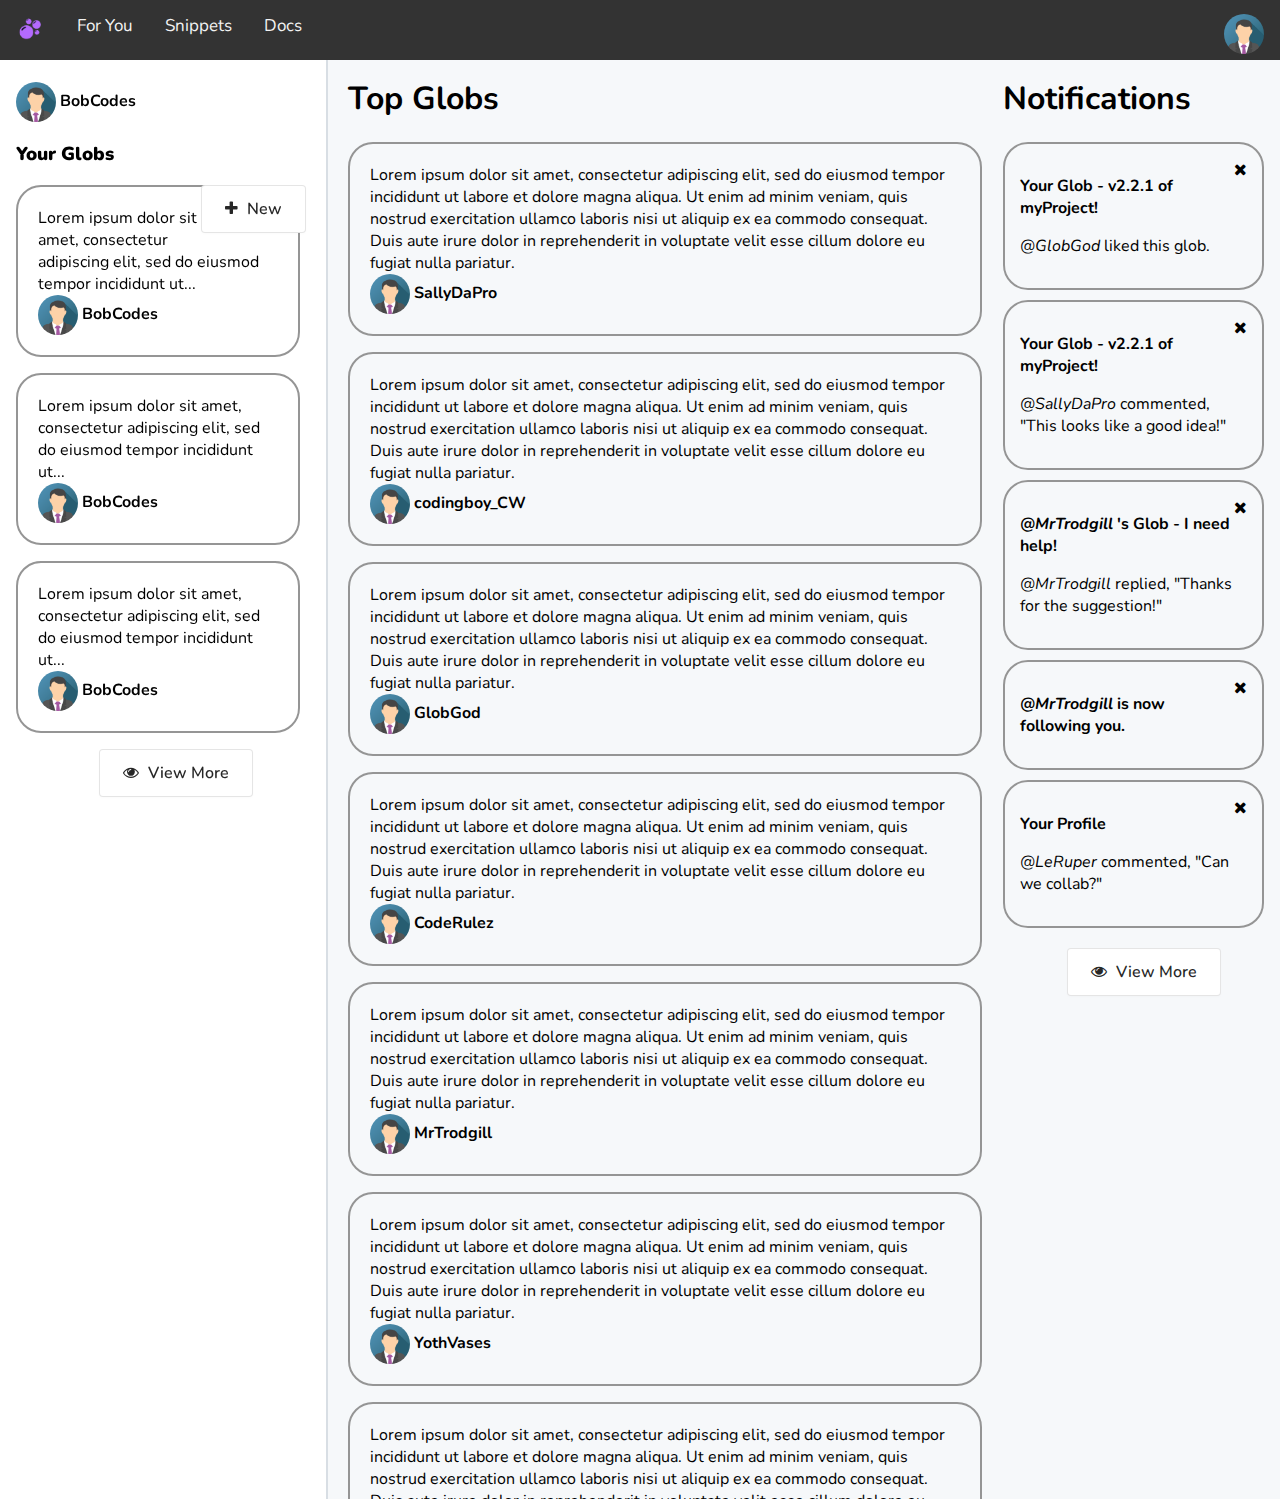
<file: index.html>
<!DOCTYPE html>
<html>
  <head>
    <title>CodeGlob</title>

    <link rel="stylesheet" href="../assets/style.css">
    <link rel="icon" type="image/x-icon" href="../assets/favicon.ico">

    <style>
      .loader {
        border: 16px solid #f3f3f3;
        border-radius: 50%;
        border-top: 16px solid #b46aff;
        width: 120px;
        height: 120px;
        -webkit-animation: spin 2s linear infinite; /* Safari */
        animation: spin 2s linear infinite;
        position: fixed;
        top: 50%;
        left: 50%;
      }
      
      /* Safari */
      @-webkit-keyframes spin {
        0% { -webkit-transform: rotate(0deg); }
        100% { -webkit-transform: rotate(360deg); }
      }
      
      @keyframes spin {
        0% { transform: rotate(0deg); }
        100% { transform: rotate(360deg); }
      }
    </style>
  </head>
  
  <body onload='redirect("frontend/home.html")'>
    <div class="loader centered"></div>

    <script type="text/javascript" src="assets/script.js"></script>
  </body>
</html>
<style>
  
</style>
</file>
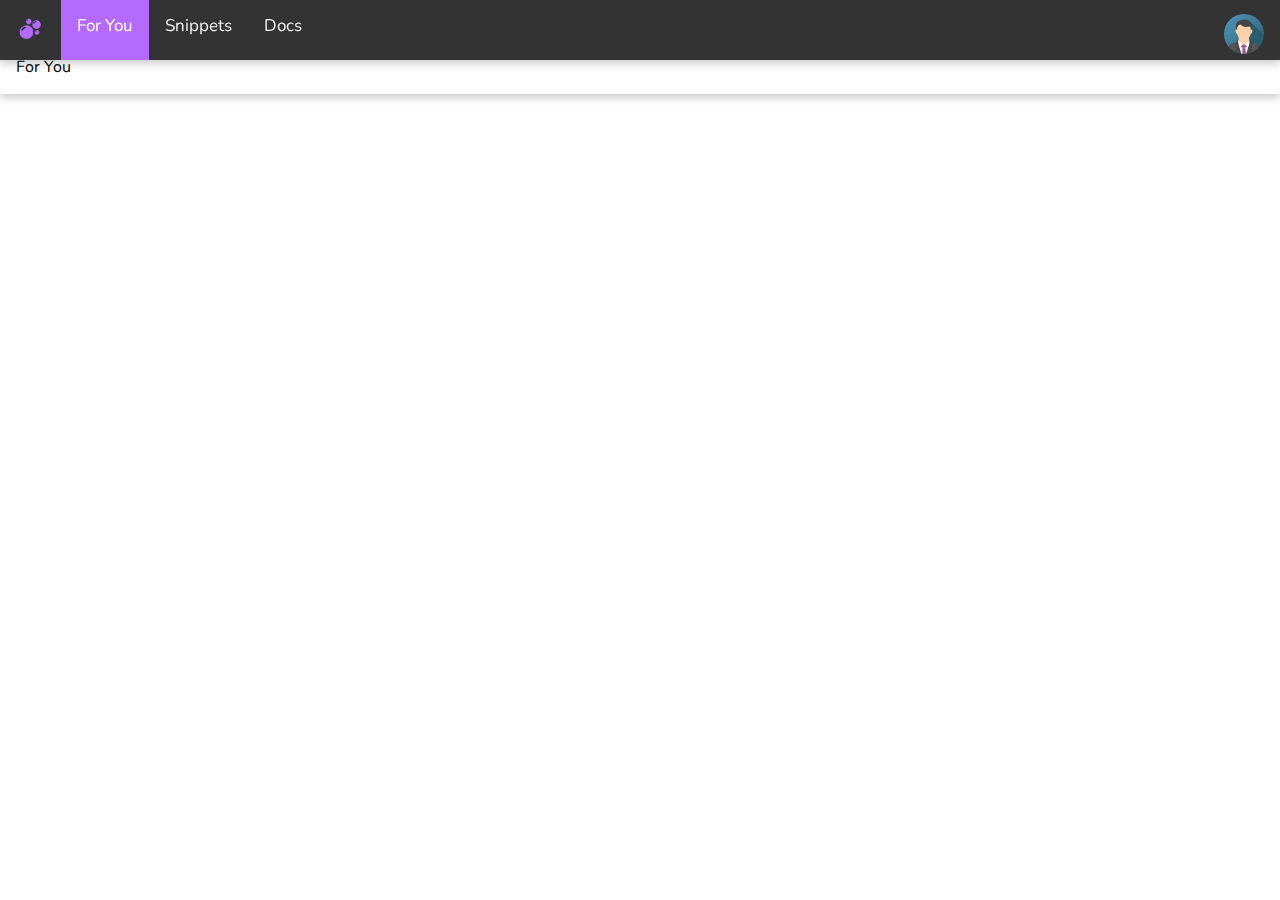
<file: frontend/foryou.html>
<!DOCTYPE html>
<html>

<head>
    <title>CodeGlob</title>
    <meta charset="UTF-8">

    <link rel="stylesheet" href="../assets/style.css">
    <link rel="icon" type="image/x-icon" href="../assets/favicon.ico">
</head>

<body>
    <div class="topnav" id="topnav">
        <a href="home.html" id="logo-nav"><img src="../assets/transparent-logo-small.png" alt="Logo" height="28px"></a>
        <a href="foryou.html" class="active">For You</a>
        <a href="snippets.html">Snippets</a>
        <a href="docs/docs.html">Docs</a>
        <a href="profile-page.html" id="profile-picture">
            <img src="../assets/img_avatar.png" alt="Profile" class="avatar">
            <span id="profile-text">Your Profile</span>
        </a>
        <a href="javascript:void(0);" class="icon" onclick="showNav()">
            <i class="fa fa-bars"></i>
        </a>
    </div>

    <div class="content">
        For You
    </div>

    <script type="text/javascript" src="../assets/script.js"></script>
</body>
</html>
<style>
div {
    box-shadow: 0 4px 8px 0 rgba(0,0,0,0.2);
}
</style>
</file>
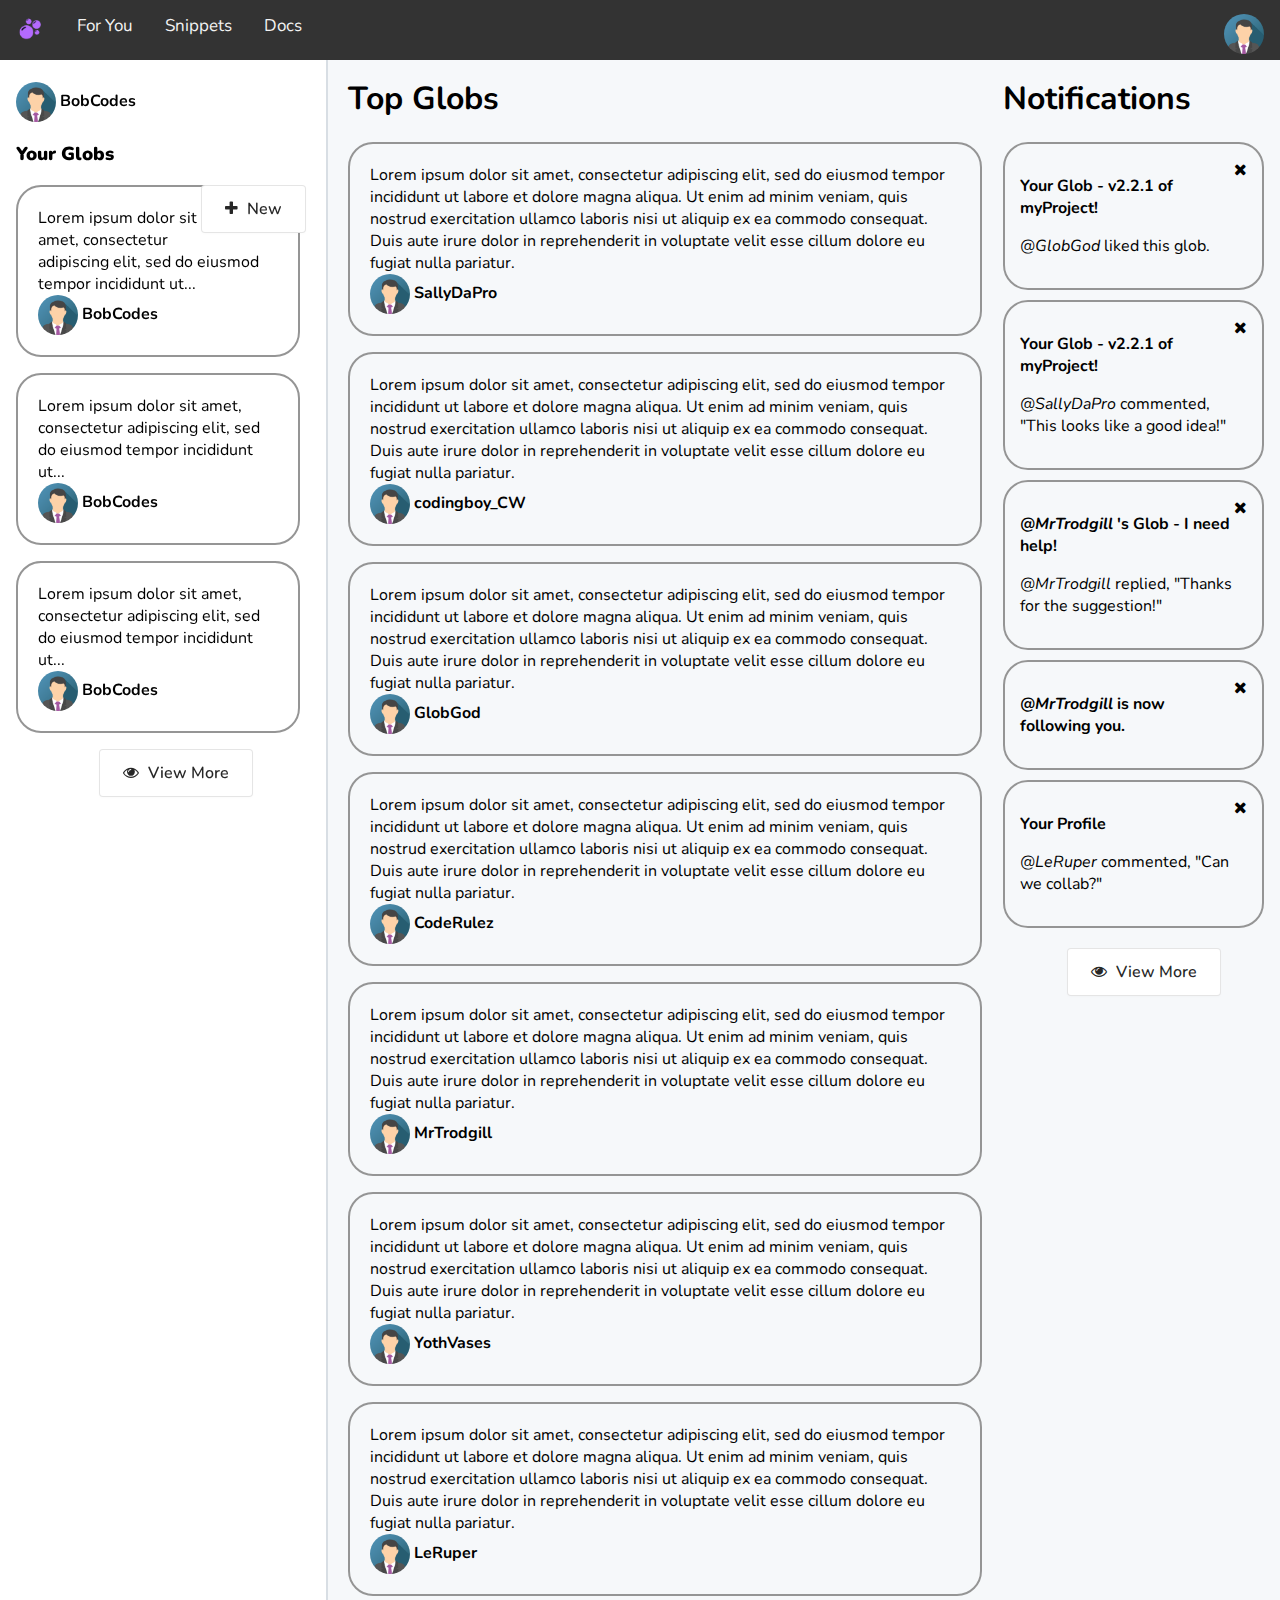
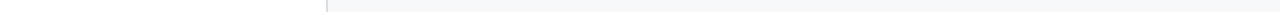
<file: frontend/home.html>
<!DOCTYPE html>
<html>

<head>
    <title>CodeGlob</title>
    <meta charset="UTF-8">
  
    <link rel="stylesheet" href="../assets/style.css">
    <link rel="icon" type="image/x-icon" href="../assets/favicon.ico">
    <link rel="stylesheet" href="https://cdnjs.cloudflare.com/ajax/libs/font-awesome/4.7.0/css/font-awesome.min.css">
  </head>

  <body id="homepage">
    

    <div class="content">
      
      <div class="home-leftcolumn">
        <p>
          <img src="../assets/img_avatar.png" alt="Profile" class="avatar">
          <b>BobCodes</b>
        </p>
        
        <h3><b>Your Globs</b></h3>

        <div class="dropdown">
          <button class="dropbtn button-style">
            <i class="fa fa-plus"></i> <span style="padding-left:5px;">New</span>
          </button>
          <div class="dropdown-content">
            <button class="button-style" role="button" onclick="redirect('new.html?type=post');">
              <i class="fa fa-paper-plane"></i> <span style="padding-left:5px;">New Glob</span>
            </button>
            <button class="button-style" role="button" onclick="redirect('new.html?type=snippet');">
              <i class="fa fa-code"></i> <span style="padding-left:5px;">New Snippet</span>
            </button>
          </div>
        </div>
        
        <p class="card-mini">
          Lorem ipsum dolor sit amet, consectetur adipiscing elit, sed do eiusmod tempor incididunt ut...
          <br>
          <img src="../assets/img_avatar.png" alt="Profile" class="avatar">
          <b>BobCodes</b>
        </p>
        <p class="card-mini">
          Lorem ipsum dolor sit amet, consectetur adipiscing elit, sed do eiusmod tempor incididunt ut...
          <br>
          <img src="../assets/img_avatar.png" alt="Profile" class="avatar">
          <b>BobCodes</b>
        </p>
        <p class="card-mini">
          Lorem ipsum dolor sit amet, consectetur adipiscing elit, sed do eiusmod tempor incididunt ut...
          <br>
          <img src="../assets/img_avatar.png" alt="Profile" class="avatar">
          <b>BobCodes</b>
        </p>

        <center>
          <button class="button-style" role="button">
            <i class="fa fa-eye"></i> <span style="padding-left:5px;">View More</span>
          </button>
        </center>

      </div>

      <div class="home-middlecolumn">
        
        <div class="home-leftmiddle">
          <h1>Top Globs</h1>
          <p class="card">
            Lorem ipsum dolor sit amet, consectetur adipiscing elit, sed do eiusmod tempor incididunt ut labore et dolore magna aliqua. Ut enim ad minim veniam, quis nostrud exercitation ullamco laboris nisi ut aliquip ex ea commodo consequat. Duis aute irure dolor in reprehenderit in voluptate velit esse cillum dolore eu fugiat nulla pariatur.
            <br>
            <img src="../assets/img_avatar.png" alt="Profile" class="avatar">
            <b>SallyDaPro</b>
          </p>
          <p class="card">
            Lorem ipsum dolor sit amet, consectetur adipiscing elit, sed do eiusmod tempor incididunt ut labore et dolore magna aliqua. Ut enim ad minim veniam, quis nostrud exercitation ullamco laboris nisi ut aliquip ex ea commodo consequat. Duis aute irure dolor in reprehenderit in voluptate velit esse cillum dolore eu fugiat nulla pariatur.
            <br>
            <img src="../assets/img_avatar.png" alt="Profile" class="avatar">
            <b>codingboy_CW</b>
          </p>
          <p class="card">
            Lorem ipsum dolor sit amet, consectetur adipiscing elit, sed do eiusmod tempor incididunt ut labore et dolore magna aliqua. Ut enim ad minim veniam, quis nostrud exercitation ullamco laboris nisi ut aliquip ex ea commodo consequat. Duis aute irure dolor in reprehenderit in voluptate velit esse cillum dolore eu fugiat nulla pariatur.
            <br>
            <img src="../assets/img_avatar.png" alt="Profile" class="avatar">
            <b>GlobGod</b>
          </p>
          <p class="card">
            Lorem ipsum dolor sit amet, consectetur adipiscing elit, sed do eiusmod tempor incididunt ut labore et dolore magna aliqua. Ut enim ad minim veniam, quis nostrud exercitation ullamco laboris nisi ut aliquip ex ea commodo consequat. Duis aute irure dolor in reprehenderit in voluptate velit esse cillum dolore eu fugiat nulla pariatur.
            <br>
            <img src="../assets/img_avatar.png" alt="Profile" class="avatar">
            <b>CodeRulez</b>
          </p>
          <p class="card">
            Lorem ipsum dolor sit amet, consectetur adipiscing elit, sed do eiusmod tempor incididunt ut labore et dolore magna aliqua. Ut enim ad minim veniam, quis nostrud exercitation ullamco laboris nisi ut aliquip ex ea commodo consequat. Duis aute irure dolor in reprehenderit in voluptate velit esse cillum dolore eu fugiat nulla pariatur.
            <br>
            <img src="../assets/img_avatar.png" alt="Profile" class="avatar">
            <b>MrTrodgill</b>
          </p>
          <p class="card">
            Lorem ipsum dolor sit amet, consectetur adipiscing elit, sed do eiusmod tempor incididunt ut labore et dolore magna aliqua. Ut enim ad minim veniam, quis nostrud exercitation ullamco laboris nisi ut aliquip ex ea commodo consequat. Duis aute irure dolor in reprehenderit in voluptate velit esse cillum dolore eu fugiat nulla pariatur.
            <br>
            <img src="../assets/img_avatar.png" alt="Profile" class="avatar">
            <b>YothVases</b>
          </p>
          <p class="card">
            Lorem ipsum dolor sit amet, consectetur adipiscing elit, sed do eiusmod tempor incididunt ut labore et dolore magna aliqua. Ut enim ad minim veniam, quis nostrud exercitation ullamco laboris nisi ut aliquip ex ea commodo consequat. Duis aute irure dolor in reprehenderit in voluptate velit esse cillum dolore eu fugiat nulla pariatur.
            <br>
            <img src="../assets/img_avatar.png" alt="Profile" class="avatar">
            <b>LeRuper</b>
          </p>
        </div>

        <div class="home-rightmiddle">
          <h1>Notifications</h1>

          <div class="notification-popup">
            <span onclick="this.parentElement.style.display='none'" class="cross">
              <i class="fa fa-remove"></i>
            </span>
            <p><strong>Your Glob - v2.2.1 of myProject!</strong></p>
            <p><em>@GlobGod</em> liked this glob.</p>
          </div>

          <div class="notification-popup">
            <span onclick="this.parentElement.style.display='none'" class="cross">
              <i class="fa fa-remove"></i>
            </span>
            <p><strong>Your Glob - v2.2.1 of myProject!</strong></p>
            <p><em>@SallyDaPro</em> commented, "This looks like a good idea!"</p>
          </div>

          <div class="notification-popup">
            <span onclick="this.parentElement.style.display='none'" class="cross">
              <i class="fa fa-remove"></i>
            </span>
            <p><strong><em>@MrTrodgill</em> 's Glob - I need help!</strong></p>
            <p><em>@MrTrodgill</em> replied, "Thanks for the suggestion!"</p>
          </div>

          <div class="notification-popup">
            <span onclick="this.parentElement.style.display='none'" class="cross">
              <i class="fa fa-remove"></i>
            </span>
            <p><strong><em>@MrTrodgill</em> is now following you.</strong></p>
          </div>

          <div class="notification-popup">
            <span onclick="this.parentElement.style.display='none'" class="cross">
              <i class="fa fa-remove"></i>
            </span>
            <p><strong>Your Profile</strong></p>
            <p><em>@LeRuper</em> commented, "Can we collab?"</p>
          </div>
        </div>

        <center>
          <button class="button-style" role="button" id="notif-more">
            <i class="fa fa-eye"></i> <span style="padding-left:5px;">View More</span>
          </button>
        </center>

      </div>
    </div>

    <div class="topnav" id="topnav">
      <a href="home.html" id="logo-nav"><img src="../assets/transparent-logo-small.png" alt="Logo" height="28px"></a>
      <a href="foryou.html">For You</a>
      <a href="snippets.html">Snippets</a>
      <a href="docs/docs.html">Docs</a>
      <a href="profile-page.html" id="profile-picture">
        <img src="../assets/img_avatar.png" alt="Profile" class="avatar">
        <span id="profile-text">Your Profile</span>
      </a>
      <a href="javascript:void(0);" class="icon" onclick="showNav()">
        <i class="fa fa-bars"></i>
      </a>
    </div>

    <script type="text/javascript" src="../assets/script.js"></script>
  </body>

</html>
</file>
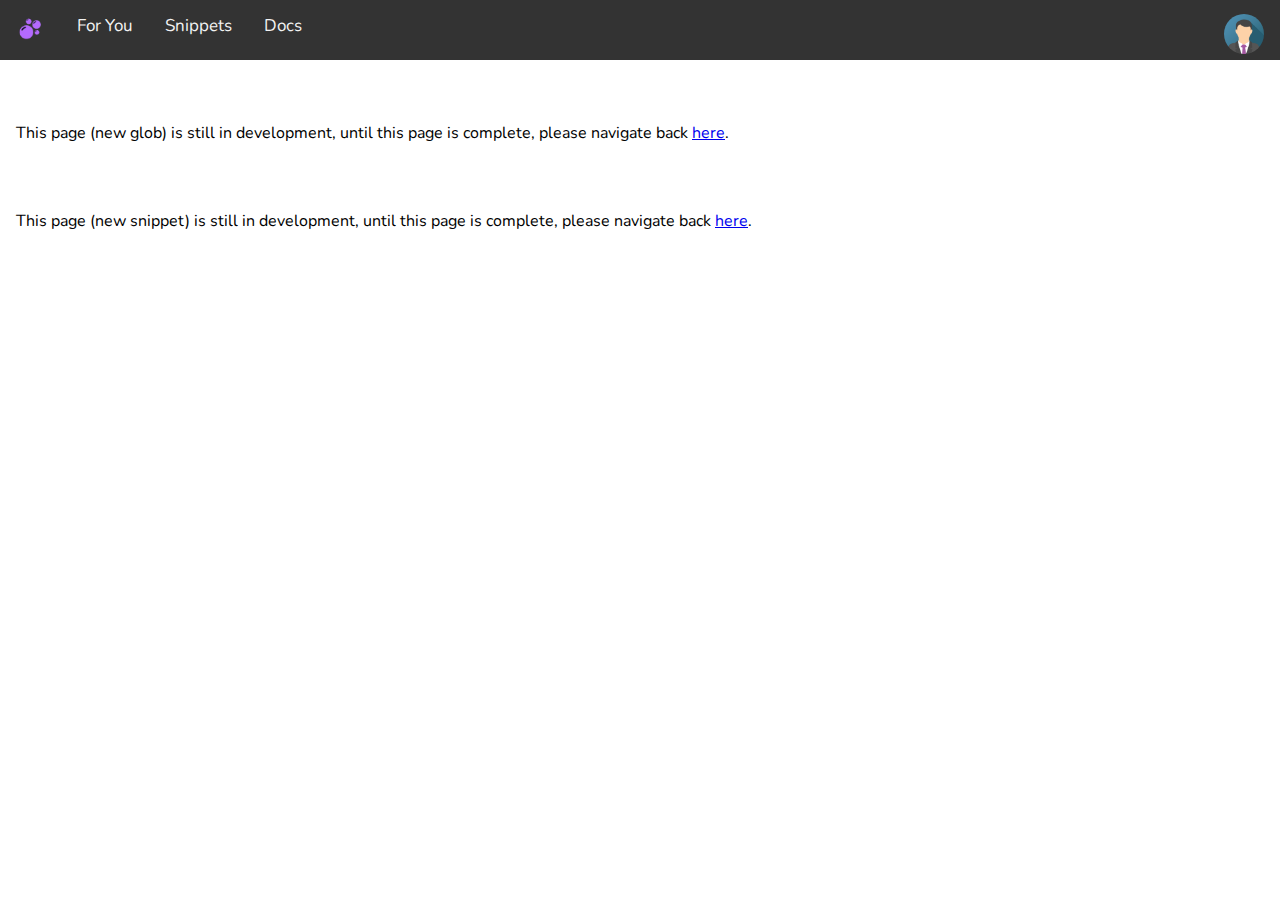
<file: frontend/new.html>
<!DOCTYPE html>
<html>

<head>
    <title>CodeGlob</title>
    <meta charset="UTF-8">
  
    <link rel="stylesheet" href="../assets/style.css">
    <link rel="icon" type="image/x-icon" href="../assets/favicon.ico">
  </head>

  <body onload="searchNewPageQueries();">
    <div class="topnav" id="topnav">
      <a href="home.html" id="logo-nav"><img src="../assets/transparent-logo-small.png" alt="Logo" height="28px"></a>
      <a href="foryou.html">For You</a>
      <a href="snippets.html">Snippets</a>
      <a href="docs/docs.html">Docs</a>
      <a href="profile-page.html" id="profile-picture">
        <img src="../assets/img_avatar.png" alt="Profile" class="avatar">
        <span id="profile-text">Your Profile</span>
      </a>
      <a href="javascript:void(0);" class="icon" onclick="showNav()">
        <i class="fa fa-bars"></i>
      </a>
    </div>

    <div class="content">

      <div id="newpost-content">
        <br><br><br>
        This page (new glob) is still in development, until this page is complete, please navigate back <a href="home.html">here</a>.
      </div>

      <div id="newsnippet-content">
        <br><br><br>
        This page (new snippet) is still in development, until this page is complete, please navigate back <a href="home.html">here</a>.
      </div>

    </div>

    <script type="text/javascript" src="../assets/script.js"></script>
  </body>

</html>
<style>
    @font-face {
        font-family: 'FontAwesome';
        src: url('../fonts/fontawesome-webfont.eot?v=4.7.0');
        src: url('../fonts/fontawesome-webfont.eot?#iefix&v=4.7.0') format('embedded-opentype'),url('../fonts/fontawesome-webfont.woff2?v=4.7.0') format('woff2'),url('../fonts/fontawesome-webfont.woff?v=4.7.0') format('woff'),url('../fonts/fontawesome-webfont.ttf?v=4.7.0') format('truetype'),url('../fonts/fontawesome-webfont.svg?v=4.7.0#fontawesomeregular') format('svg');
        font-weight: normal;
        font-style: normal
    }

    .fa {
        display: inline-block;
        font: normal normal normal 14px/1 FontAwesome;
        font-size: inherit;
        text-rendering: auto;
        -webkit-font-smoothing: antialiased;
        -moz-osx-font-smoothing: grayscale
    }

    .fa-lg {
        font-size: 1.33333333em;
        line-height: .75em;
        vertical-align: -15%
    }

    .fa-2x {
        font-size: 2em
    }

    .fa-3x {
        font-size: 3em
    }

    .fa-4x {
        font-size: 4em
    }

    .fa-5x {
        font-size: 5em
    }

    .fa-fw {
        width: 1.28571429em;
        text-align: center
    }

    .fa-ul {
        padding-left: 0;
        margin-left: 2.14285714em;
        list-style-type: none
    }

        .fa-ul > li {
            position: relative
        }

    .fa-li {
        position: absolute;
        left: -2.14285714em;
        width: 2.14285714em;
        top: .14285714em;
        text-align: center
    }

        .fa-li.fa-lg {
            left: -1.85714286em
        }

    .fa-border {
        padding: .2em .25em .15em;
        border: solid .08em #eee;
        border-radius: .1em
    }

    .fa-pull-left {
        float: left
    }

    .fa-pull-right {
        float: right
    }

    .fa.fa-pull-left {
        margin-right: .3em
    }

    .fa.fa-pull-right {
        margin-left: .3em
    }

    .pull-right {
        float: right
    }

    .pull-left {
        float: left
    }

    .fa.pull-left {
        margin-right: .3em
    }

    .fa.pull-right {
        margin-left: .3em
    }

    .fa-spin {
        -webkit-animation: fa-spin 2s infinite linear;
        animation: fa-spin 2s infinite linear
    }

    .fa-pulse {
        -webkit-animation: fa-spin 1s infinite steps(8);
        animation: fa-spin 1s infinite steps(8)
    }

    @-webkit-keyframes fa-spin {
        0% {
            -webkit-transform: rotate(0deg);
            transform: rotate(0deg)
        }

        100% {
            -webkit-transform: rotate(359deg);
            transform: rotate(359deg)
        }
    }

    @keyframes fa-spin {
        0% {
            -webkit-transform: rotate(0deg);
            transform: rotate(0deg)
        }

        100% {
            -webkit-transform: rotate(359deg);
            transform: rotate(359deg)
        }
    }

    .fa-rotate-90 {
        -ms-filter: "progid:DXImageTransform.Microsoft.BasicImage(rotation=1)";
        -webkit-transform: rotate(90deg);
        -ms-transform: rotate(90deg);
        transform: rotate(90deg)
    }

    .fa-rotate-180 {
        -ms-filter: "progid:DXImageTransform.Microsoft.BasicImage(rotation=2)";
        -webkit-transform: rotate(180deg);
        -ms-transform: rotate(180deg);
        transform: rotate(180deg)
    }

    .fa-rotate-270 {
        -ms-filter: "progid:DXImageTransform.Microsoft.BasicImage(rotation=3)";
        -webkit-transform: rotate(270deg);
        -ms-transform: rotate(270deg);
        transform: rotate(270deg)
    }

    .fa-flip-horizontal {
        -ms-filter: "progid:DXImageTransform.Microsoft.BasicImage(rotation=0, mirror=1)";
        -webkit-transform: scale(-1, 1);
        -ms-transform: scale(-1, 1);
        transform: scale(-1, 1)
    }

    .fa-flip-vertical {
        -ms-filter: "progid:DXImageTransform.Microsoft.BasicImage(rotation=2, mirror=1)";
        -webkit-transform: scale(1, -1);
        -ms-transform: scale(1, -1);
        transform: scale(1, -1)
    }

    :root .fa-rotate-90, :root .fa-rotate-180, :root .fa-rotate-270, :root .fa-flip-horizontal, :root .fa-flip-vertical {
        filter: none
    }

    .fa-stack {
        position: relative;
        display: inline-block;
        width: 2em;
        height: 2em;
        line-height: 2em;
        vertical-align: middle
    }

    .fa-stack-1x, .fa-stack-2x {
        position: absolute;
        left: 0;
        width: 100%;
        text-align: center
    }

    .fa-stack-1x {
        line-height: inherit
    }

    .fa-stack-2x {
        font-size: 2em
    }

    .fa-inverse {
        color: #fff
    }

    .fa-glass:before {
        content: "\f000"
    }

    .fa-music:before {
        content: "\f001"
    }

    .fa-search:before {
        content: "\f002"
    }

    .fa-envelope-o:before {
        content: "\f003"
    }

    .fa-heart:before {
        content: "\f004"
    }

    .fa-star:before {
        content: "\f005"
    }

    .fa-star-o:before {
        content: "\f006"
    }

    .fa-user:before {
        content: "\f007"
    }

    .fa-film:before {
        content: "\f008"
    }

    .fa-th-large:before {
        content: "\f009"
    }

    .fa-th:before {
        content: "\f00a"
    }

    .fa-th-list:before {
        content: "\f00b"
    }

    .fa-check:before {
        content: "\f00c"
    }

    .fa-remove:before, .fa-close:before, .fa-times:before {
        content: "\f00d"
    }

    .fa-search-plus:before {
        content: "\f00e"
    }

    .fa-search-minus:before {
        content: "\f010"
    }

    .fa-power-off:before {
        content: "\f011"
    }

    .fa-signal:before {
        content: "\f012"
    }

    .fa-gear:before, .fa-cog:before {
        content: "\f013"
    }

    .fa-trash-o:before {
        content: "\f014"
    }

    .fa-home:before {
        content: "\f015"
    }

    .fa-file-o:before {
        content: "\f016"
    }

    .fa-clock-o:before {
        content: "\f017"
    }

    .fa-road:before {
        content: "\f018"
    }

    .fa-download:before {
        content: "\f019"
    }

    .fa-arrow-circle-o-down:before {
        content: "\f01a"
    }

    .fa-arrow-circle-o-up:before {
        content: "\f01b"
    }

    .fa-inbox:before {
        content: "\f01c"
    }

    .fa-play-circle-o:before {
        content: "\f01d"
    }

    .fa-rotate-right:before, .fa-repeat:before {
        content: "\f01e"
    }

    .fa-refresh:before {
        content: "\f021"
    }

    .fa-list-alt:before {
        content: "\f022"
    }

    .fa-lock:before {
        content: "\f023"
    }

    .fa-flag:before {
        content: "\f024"
    }

    .fa-headphones:before {
        content: "\f025"
    }

    .fa-volume-off:before {
        content: "\f026"
    }

    .fa-volume-down:before {
        content: "\f027"
    }

    .fa-volume-up:before {
        content: "\f028"
    }

    .fa-qrcode:before {
        content: "\f029"
    }

    .fa-barcode:before {
        content: "\f02a"
    }

    .fa-tag:before {
        content: "\f02b"
    }

    .fa-tags:before {
        content: "\f02c"
    }

    .fa-book:before {
        content: "\f02d"
    }

    .fa-bookmark:before {
        content: "\f02e"
    }

    .fa-print:before {
        content: "\f02f"
    }

    .fa-camera:before {
        content: "\f030"
    }

    .fa-font:before {
        content: "\f031"
    }

    .fa-bold:before {
        content: "\f032"
    }

    .fa-italic:before {
        content: "\f033"
    }

    .fa-text-height:before {
        content: "\f034"
    }

    .fa-text-width:before {
        content: "\f035"
    }

    .fa-align-left:before {
        content: "\f036"
    }

    .fa-align-center:before {
        content: "\f037"
    }

    .fa-align-right:before {
        content: "\f038"
    }

    .fa-align-justify:before {
        content: "\f039"
    }

    .fa-list:before {
        content: "\f03a"
    }

    .fa-dedent:before, .fa-outdent:before {
        content: "\f03b"
    }

    .fa-indent:before {
        content: "\f03c"
    }

    .fa-video-camera:before {
        content: "\f03d"
    }

    .fa-photo:before, .fa-image:before, .fa-picture-o:before {
        content: "\f03e"
    }

    .fa-pencil:before {
        content: "\f040"
    }

    .fa-map-marker:before {
        content: "\f041"
    }

    .fa-adjust:before {
        content: "\f042"
    }

    .fa-tint:before {
        content: "\f043"
    }

    .fa-edit:before, .fa-pencil-square-o:before {
        content: "\f044"
    }

    .fa-share-square-o:before {
        content: "\f045"
    }

    .fa-check-square-o:before {
        content: "\f046"
    }

    .fa-arrows:before {
        content: "\f047"
    }

    .fa-step-backward:before {
        content: "\f048"
    }

    .fa-fast-backward:before {
        content: "\f049"
    }

    .fa-backward:before {
        content: "\f04a"
    }

    .fa-play:before {
        content: "\f04b"
    }

    .fa-pause:before {
        content: "\f04c"
    }

    .fa-stop:before {
        content: "\f04d"
    }

    .fa-forward:before {
        content: "\f04e"
    }

    .fa-fast-forward:before {
        content: "\f050"
    }

    .fa-step-forward:before {
        content: "\f051"
    }

    .fa-eject:before {
        content: "\f052"
    }

    .fa-chevron-left:before {
        content: "\f053"
    }

    .fa-chevron-right:before {
        content: "\f054"
    }

    .fa-plus-circle:before {
        content: "\f055"
    }

    .fa-minus-circle:before {
        content: "\f056"
    }

    .fa-times-circle:before {
        content: "\f057"
    }

    .fa-check-circle:before {
        content: "\f058"
    }

    .fa-question-circle:before {
        content: "\f059"
    }

    .fa-info-circle:before {
        content: "\f05a"
    }

    .fa-crosshairs:before {
        content: "\f05b"
    }

    .fa-times-circle-o:before {
        content: "\f05c"
    }

    .fa-check-circle-o:before {
        content: "\f05d"
    }

    .fa-ban:before {
        content: "\f05e"
    }

    .fa-arrow-left:before {
        content: "\f060"
    }

    .fa-arrow-right:before {
        content: "\f061"
    }

    .fa-arrow-up:before {
        content: "\f062"
    }

    .fa-arrow-down:before {
        content: "\f063"
    }

    .fa-mail-forward:before, .fa-share:before {
        content: "\f064"
    }

    .fa-expand:before {
        content: "\f065"
    }

    .fa-compress:before {
        content: "\f066"
    }

    .fa-plus:before {
        content: "\f067"
    }

    .fa-minus:before {
        content: "\f068"
    }

    .fa-asterisk:before {
        content: "\f069"
    }

    .fa-exclamation-circle:before {
        content: "\f06a"
    }

    .fa-gift:before {
        content: "\f06b"
    }

    .fa-leaf:before {
        content: "\f06c"
    }

    .fa-fire:before {
        content: "\f06d"
    }

    .fa-eye:before {
        content: "\f06e"
    }

    .fa-eye-slash:before {
        content: "\f070"
    }

    .fa-warning:before, .fa-exclamation-triangle:before {
        content: "\f071"
    }

    .fa-plane:before {
        content: "\f072"
    }

    .fa-calendar:before {
        content: "\f073"
    }

    .fa-random:before {
        content: "\f074"
    }

    .fa-comment:before {
        content: "\f075"
    }

    .fa-magnet:before {
        content: "\f076"
    }

    .fa-chevron-up:before {
        content: "\f077"
    }

    .fa-chevron-down:before {
        content: "\f078"
    }

    .fa-retweet:before {
        content: "\f079"
    }

    .fa-shopping-cart:before {
        content: "\f07a"
    }

    .fa-folder:before {
        content: "\f07b"
    }

    .fa-folder-open:before {
        content: "\f07c"
    }

    .fa-arrows-v:before {
        content: "\f07d"
    }

    .fa-arrows-h:before {
        content: "\f07e"
    }

    .fa-bar-chart-o:before, .fa-bar-chart:before {
        content: "\f080"
    }

    .fa-twitter-square:before {
        content: "\f081"
    }

    .fa-facebook-square:before {
        content: "\f082"
    }

    .fa-camera-retro:before {
        content: "\f083"
    }

    .fa-key:before {
        content: "\f084"
    }

    .fa-gears:before, .fa-cogs:before {
        content: "\f085"
    }

    .fa-comments:before {
        content: "\f086"
    }

    .fa-thumbs-o-up:before {
        content: "\f087"
    }

    .fa-thumbs-o-down:before {
        content: "\f088"
    }

    .fa-star-half:before {
        content: "\f089"
    }

    .fa-heart-o:before {
        content: "\f08a"
    }

    .fa-sign-out:before {
        content: "\f08b"
    }

    .fa-linkedin-square:before {
        content: "\f08c"
    }

    .fa-thumb-tack:before {
        content: "\f08d"
    }

    .fa-external-link:before {
        content: "\f08e"
    }

    .fa-sign-in:before {
        content: "\f090"
    }

    .fa-trophy:before {
        content: "\f091"
    }

    .fa-github-square:before {
        content: "\f092"
    }

    .fa-upload:before {
        content: "\f093"
    }

    .fa-lemon-o:before {
        content: "\f094"
    }

    .fa-phone:before {
        content: "\f095"
    }

    .fa-square-o:before {
        content: "\f096"
    }

    .fa-bookmark-o:before {
        content: "\f097"
    }

    .fa-phone-square:before {
        content: "\f098"
    }

    .fa-twitter:before {
        content: "\f099"
    }

    .fa-facebook-f:before, .fa-facebook:before {
        content: "\f09a"
    }

    .fa-github:before {
        content: "\f09b"
    }

    .fa-unlock:before {
        content: "\f09c"
    }

    .fa-credit-card:before {
        content: "\f09d"
    }

    .fa-feed:before, .fa-rss:before {
        content: "\f09e"
    }

    .fa-hdd-o:before {
        content: "\f0a0"
    }

    .fa-bullhorn:before {
        content: "\f0a1"
    }

    .fa-bell:before {
        content: "\f0f3"
    }

    .fa-certificate:before {
        content: "\f0a3"
    }

    .fa-hand-o-right:before {
        content: "\f0a4"
    }

    .fa-hand-o-left:before {
        content: "\f0a5"
    }

    .fa-hand-o-up:before {
        content: "\f0a6"
    }

    .fa-hand-o-down:before {
        content: "\f0a7"
    }

    .fa-arrow-circle-left:before {
        content: "\f0a8"
    }

    .fa-arrow-circle-right:before {
        content: "\f0a9"
    }

    .fa-arrow-circle-up:before {
        content: "\f0aa"
    }

    .fa-arrow-circle-down:before {
        content: "\f0ab"
    }

    .fa-globe:before {
        content: "\f0ac"
    }

    .fa-wrench:before {
        content: "\f0ad"
    }

    .fa-tasks:before {
        content: "\f0ae"
    }

    .fa-filter:before {
        content: "\f0b0"
    }

    .fa-briefcase:before {
        content: "\f0b1"
    }

    .fa-arrows-alt:before {
        content: "\f0b2"
    }

    .fa-group:before, .fa-users:before {
        content: "\f0c0"
    }

    .fa-chain:before, .fa-link:before {
        content: "\f0c1"
    }

    .fa-cloud:before {
        content: "\f0c2"
    }

    .fa-flask:before {
        content: "\f0c3"
    }

    .fa-cut:before, .fa-scissors:before {
        content: "\f0c4"
    }

    .fa-copy:before, .fa-files-o:before {
        content: "\f0c5"
    }

    .fa-paperclip:before {
        content: "\f0c6"
    }

    .fa-save:before, .fa-floppy-o:before {
        content: "\f0c7"
    }

    .fa-square:before {
        content: "\f0c8"
    }

    .fa-navicon:before, .fa-reorder:before, .fa-bars:before {
        content: "\f0c9"
    }

    .fa-list-ul:before {
        content: "\f0ca"
    }

    .fa-list-ol:before {
        content: "\f0cb"
    }

    .fa-strikethrough:before {
        content: "\f0cc"
    }

    .fa-underline:before {
        content: "\f0cd"
    }

    .fa-table:before {
        content: "\f0ce"
    }

    .fa-magic:before {
        content: "\f0d0"
    }

    .fa-truck:before {
        content: "\f0d1"
    }

    .fa-pinterest:before {
        content: "\f0d2"
    }

    .fa-pinterest-square:before {
        content: "\f0d3"
    }

    .fa-google-plus-square:before {
        content: "\f0d4"
    }

    .fa-google-plus:before {
        content: "\f0d5"
    }

    .fa-money:before {
        content: "\f0d6"
    }

    .fa-caret-down:before {
        content: "\f0d7"
    }

    .fa-caret-up:before {
        content: "\f0d8"
    }

    .fa-caret-left:before {
        content: "\f0d9"
    }

    .fa-caret-right:before {
        content: "\f0da"
    }

    .fa-columns:before {
        content: "\f0db"
    }

    .fa-unsorted:before, .fa-sort:before {
        content: "\f0dc"
    }

    .fa-sort-down:before, .fa-sort-desc:before {
        content: "\f0dd"
    }

    .fa-sort-up:before, .fa-sort-asc:before {
        content: "\f0de"
    }

    .fa-envelope:before {
        content: "\f0e0"
    }

    .fa-linkedin:before {
        content: "\f0e1"
    }

    .fa-rotate-left:before, .fa-undo:before {
        content: "\f0e2"
    }

    .fa-legal:before, .fa-gavel:before {
        content: "\f0e3"
    }

    .fa-dashboard:before, .fa-tachometer:before {
        content: "\f0e4"
    }

    .fa-comment-o:before {
        content: "\f0e5"
    }

    .fa-comments-o:before {
        content: "\f0e6"
    }

    .fa-flash:before, .fa-bolt:before {
        content: "\f0e7"
    }

    .fa-sitemap:before {
        content: "\f0e8"
    }

    .fa-umbrella:before {
        content: "\f0e9"
    }

    .fa-paste:before, .fa-clipboard:before {
        content: "\f0ea"
    }

    .fa-lightbulb-o:before {
        content: "\f0eb"
    }

    .fa-exchange:before {
        content: "\f0ec"
    }

    .fa-cloud-download:before {
        content: "\f0ed"
    }

    .fa-cloud-upload:before {
        content: "\f0ee"
    }

    .fa-user-md:before {
        content: "\f0f0"
    }

    .fa-stethoscope:before {
        content: "\f0f1"
    }

    .fa-suitcase:before {
        content: "\f0f2"
    }

    .fa-bell-o:before {
        content: "\f0a2"
    }

    .fa-coffee:before {
        content: "\f0f4"
    }

    .fa-cutlery:before {
        content: "\f0f5"
    }

    .fa-file-text-o:before {
        content: "\f0f6"
    }

    .fa-building-o:before {
        content: "\f0f7"
    }

    .fa-hospital-o:before {
        content: "\f0f8"
    }

    .fa-ambulance:before {
        content: "\f0f9"
    }

    .fa-medkit:before {
        content: "\f0fa"
    }

    .fa-fighter-jet:before {
        content: "\f0fb"
    }

    .fa-beer:before {
        content: "\f0fc"
    }

    .fa-h-square:before {
        content: "\f0fd"
    }

    .fa-plus-square:before {
        content: "\f0fe"
    }

    .fa-angle-double-left:before {
        content: "\f100"
    }

    .fa-angle-double-right:before {
        content: "\f101"
    }

    .fa-angle-double-up:before {
        content: "\f102"
    }

    .fa-angle-double-down:before {
        content: "\f103"
    }

    .fa-angle-left:before {
        content: "\f104"
    }

    .fa-angle-right:before {
        content: "\f105"
    }

    .fa-angle-up:before {
        content: "\f106"
    }

    .fa-angle-down:before {
        content: "\f107"
    }

    .fa-desktop:before {
        content: "\f108"
    }

    .fa-laptop:before {
        content: "\f109"
    }

    .fa-tablet:before {
        content: "\f10a"
    }

    .fa-mobile-phone:before, .fa-mobile:before {
        content: "\f10b"
    }

    .fa-circle-o:before {
        content: "\f10c"
    }

    .fa-quote-left:before {
        content: "\f10d"
    }

    .fa-quote-right:before {
        content: "\f10e"
    }

    .fa-spinner:before {
        content: "\f110"
    }

    .fa-circle:before {
        content: "\f111"
    }

    .fa-mail-reply:before, .fa-reply:before {
        content: "\f112"
    }

    .fa-github-alt:before {
        content: "\f113"
    }

    .fa-folder-o:before {
        content: "\f114"
    }

    .fa-folder-open-o:before {
        content: "\f115"
    }

    .fa-smile-o:before {
        content: "\f118"
    }

    .fa-frown-o:before {
        content: "\f119"
    }

    .fa-meh-o:before {
        content: "\f11a"
    }

    .fa-gamepad:before {
        content: "\f11b"
    }

    .fa-keyboard-o:before {
        content: "\f11c"
    }

    .fa-flag-o:before {
        content: "\f11d"
    }

    .fa-flag-checkered:before {
        content: "\f11e"
    }

    .fa-terminal:before {
        content: "\f120"
    }

    .fa-code:before {
        content: "\f121"
    }

    .fa-mail-reply-all:before, .fa-reply-all:before {
        content: "\f122"
    }

    .fa-star-half-empty:before, .fa-star-half-full:before, .fa-star-half-o:before {
        content: "\f123"
    }

    .fa-location-arrow:before {
        content: "\f124"
    }

    .fa-crop:before {
        content: "\f125"
    }

    .fa-code-fork:before {
        content: "\f126"
    }

    .fa-unlink:before, .fa-chain-broken:before {
        content: "\f127"
    }

    .fa-question:before {
        content: "\f128"
    }

    .fa-info:before {
        content: "\f129"
    }

    .fa-exclamation:before {
        content: "\f12a"
    }

    .fa-superscript:before {
        content: "\f12b"
    }

    .fa-subscript:before {
        content: "\f12c"
    }

    .fa-eraser:before {
        content: "\f12d"
    }

    .fa-puzzle-piece:before {
        content: "\f12e"
    }

    .fa-microphone:before {
        content: "\f130"
    }

    .fa-microphone-slash:before {
        content: "\f131"
    }

    .fa-shield:before {
        content: "\f132"
    }

    .fa-calendar-o:before {
        content: "\f133"
    }

    .fa-fire-extinguisher:before {
        content: "\f134"
    }

    .fa-rocket:before {
        content: "\f135"
    }

    .fa-maxcdn:before {
        content: "\f136"
    }

    .fa-chevron-circle-left:before {
        content: "\f137"
    }

    .fa-chevron-circle-right:before {
        content: "\f138"
    }

    .fa-chevron-circle-up:before {
        content: "\f139"
    }

    .fa-chevron-circle-down:before {
        content: "\f13a"
    }

    .fa-html5:before {
        content: "\f13b"
    }

    .fa-css3:before {
        content: "\f13c"
    }

    .fa-anchor:before {
        content: "\f13d"
    }

    .fa-unlock-alt:before {
        content: "\f13e"
    }

    .fa-bullseye:before {
        content: "\f140"
    }

    .fa-ellipsis-h:before {
        content: "\f141"
    }

    .fa-ellipsis-v:before {
        content: "\f142"
    }

    .fa-rss-square:before {
        content: "\f143"
    }

    .fa-play-circle:before {
        content: "\f144"
    }

    .fa-ticket:before {
        content: "\f145"
    }

    .fa-minus-square:before {
        content: "\f146"
    }

    .fa-minus-square-o:before {
        content: "\f147"
    }

    .fa-level-up:before {
        content: "\f148"
    }

    .fa-level-down:before {
        content: "\f149"
    }

    .fa-check-square:before {
        content: "\f14a"
    }

    .fa-pencil-square:before {
        content: "\f14b"
    }

    .fa-external-link-square:before {
        content: "\f14c"
    }

    .fa-share-square:before {
        content: "\f14d"
    }

    .fa-compass:before {
        content: "\f14e"
    }

    .fa-toggle-down:before, .fa-caret-square-o-down:before {
        content: "\f150"
    }

    .fa-toggle-up:before, .fa-caret-square-o-up:before {
        content: "\f151"
    }

    .fa-toggle-right:before, .fa-caret-square-o-right:before {
        content: "\f152"
    }

    .fa-euro:before, .fa-eur:before {
        content: "\f153"
    }

    .fa-gbp:before {
        content: "\f154"
    }

    .fa-dollar:before, .fa-usd:before {
        content: "\f155"
    }

    .fa-rupee:before, .fa-inr:before {
        content: "\f156"
    }

    .fa-cny:before, .fa-rmb:before, .fa-yen:before, .fa-jpy:before {
        content: "\f157"
    }

    .fa-ruble:before, .fa-rouble:before, .fa-rub:before {
        content: "\f158"
    }

    .fa-won:before, .fa-krw:before {
        content: "\f159"
    }

    .fa-bitcoin:before, .fa-btc:before {
        content: "\f15a"
    }

    .fa-file:before {
        content: "\f15b"
    }

    .fa-file-text:before {
        content: "\f15c"
    }

    .fa-sort-alpha-asc:before {
        content: "\f15d"
    }

    .fa-sort-alpha-desc:before {
        content: "\f15e"
    }

    .fa-sort-amount-asc:before {
        content: "\f160"
    }

    .fa-sort-amount-desc:before {
        content: "\f161"
    }

    .fa-sort-numeric-asc:before {
        content: "\f162"
    }

    .fa-sort-numeric-desc:before {
        content: "\f163"
    }

    .fa-thumbs-up:before {
        content: "\f164"
    }

    .fa-thumbs-down:before {
        content: "\f165"
    }

    .fa-youtube-square:before {
        content: "\f166"
    }

    .fa-youtube:before {
        content: "\f167"
    }

    .fa-xing:before {
        content: "\f168"
    }

    .fa-xing-square:before {
        content: "\f169"
    }

    .fa-youtube-play:before {
        content: "\f16a"
    }

    .fa-dropbox:before {
        content: "\f16b"
    }

    .fa-stack-overflow:before {
        content: "\f16c"
    }

    .fa-instagram:before {
        content: "\f16d"
    }

    .fa-flickr:before {
        content: "\f16e"
    }

    .fa-adn:before {
        content: "\f170"
    }

    .fa-bitbucket:before {
        content: "\f171"
    }

    .fa-bitbucket-square:before {
        content: "\f172"
    }

    .fa-tumblr:before {
        content: "\f173"
    }

    .fa-tumblr-square:before {
        content: "\f174"
    }

    .fa-long-arrow-down:before {
        content: "\f175"
    }

    .fa-long-arrow-up:before {
        content: "\f176"
    }

    .fa-long-arrow-left:before {
        content: "\f177"
    }

    .fa-long-arrow-right:before {
        content: "\f178"
    }

    .fa-apple:before {
        content: "\f179"
    }

    .fa-windows:before {
        content: "\f17a"
    }

    .fa-android:before {
        content: "\f17b"
    }

    .fa-linux:before {
        content: "\f17c"
    }

    .fa-dribbble:before {
        content: "\f17d"
    }

    .fa-skype:before {
        content: "\f17e"
    }

    .fa-foursquare:before {
        content: "\f180"
    }

    .fa-trello:before {
        content: "\f181"
    }

    .fa-female:before {
        content: "\f182"
    }

    .fa-male:before {
        content: "\f183"
    }

    .fa-gittip:before, .fa-gratipay:before {
        content: "\f184"
    }

    .fa-sun-o:before {
        content: "\f185"
    }

    .fa-moon-o:before {
        content: "\f186"
    }

    .fa-archive:before {
        content: "\f187"
    }

    .fa-bug:before {
        content: "\f188"
    }

    .fa-vk:before {
        content: "\f189"
    }

    .fa-weibo:before {
        content: "\f18a"
    }

    .fa-renren:before {
        content: "\f18b"
    }

    .fa-pagelines:before {
        content: "\f18c"
    }

    .fa-stack-exchange:before {
        content: "\f18d"
    }

    .fa-arrow-circle-o-right:before {
        content: "\f18e"
    }

    .fa-arrow-circle-o-left:before {
        content: "\f190"
    }

    .fa-toggle-left:before, .fa-caret-square-o-left:before {
        content: "\f191"
    }

    .fa-dot-circle-o:before {
        content: "\f192"
    }

    .fa-wheelchair:before {
        content: "\f193"
    }

    .fa-vimeo-square:before {
        content: "\f194"
    }

    .fa-turkish-lira:before, .fa-try:before {
        content: "\f195"
    }

    .fa-plus-square-o:before {
        content: "\f196"
    }

    .fa-space-shuttle:before {
        content: "\f197"
    }

    .fa-slack:before {
        content: "\f198"
    }

    .fa-envelope-square:before {
        content: "\f199"
    }

    .fa-wordpress:before {
        content: "\f19a"
    }

    .fa-openid:before {
        content: "\f19b"
    }

    .fa-institution:before, .fa-bank:before, .fa-university:before {
        content: "\f19c"
    }

    .fa-mortar-board:before, .fa-graduation-cap:before {
        content: "\f19d"
    }

    .fa-yahoo:before {
        content: "\f19e"
    }

    .fa-google:before {
        content: "\f1a0"
    }

    .fa-reddit:before {
        content: "\f1a1"
    }

    .fa-reddit-square:before {
        content: "\f1a2"
    }

    .fa-stumbleupon-circle:before {
        content: "\f1a3"
    }

    .fa-stumbleupon:before {
        content: "\f1a4"
    }

    .fa-delicious:before {
        content: "\f1a5"
    }

    .fa-digg:before {
        content: "\f1a6"
    }

    .fa-pied-piper-pp:before {
        content: "\f1a7"
    }

    .fa-pied-piper-alt:before {
        content: "\f1a8"
    }

    .fa-drupal:before {
        content: "\f1a9"
    }

    .fa-joomla:before {
        content: "\f1aa"
    }

    .fa-language:before {
        content: "\f1ab"
    }

    .fa-fax:before {
        content: "\f1ac"
    }

    .fa-building:before {
        content: "\f1ad"
    }

    .fa-child:before {
        content: "\f1ae"
    }

    .fa-paw:before {
        content: "\f1b0"
    }

    .fa-spoon:before {
        content: "\f1b1"
    }

    .fa-cube:before {
        content: "\f1b2"
    }

    .fa-cubes:before {
        content: "\f1b3"
    }

    .fa-behance:before {
        content: "\f1b4"
    }

    .fa-behance-square:before {
        content: "\f1b5"
    }

    .fa-steam:before {
        content: "\f1b6"
    }

    .fa-steam-square:before {
        content: "\f1b7"
    }

    .fa-recycle:before {
        content: "\f1b8"
    }

    .fa-automobile:before, .fa-car:before {
        content: "\f1b9"
    }

    .fa-cab:before, .fa-taxi:before {
        content: "\f1ba"
    }

    .fa-tree:before {
        content: "\f1bb"
    }

    .fa-spotify:before {
        content: "\f1bc"
    }

    .fa-deviantart:before {
        content: "\f1bd"
    }

    .fa-soundcloud:before {
        content: "\f1be"
    }

    .fa-database:before {
        content: "\f1c0"
    }

    .fa-file-pdf-o:before {
        content: "\f1c1"
    }

    .fa-file-word-o:before {
        content: "\f1c2"
    }

    .fa-file-excel-o:before {
        content: "\f1c3"
    }

    .fa-file-powerpoint-o:before {
        content: "\f1c4"
    }

    .fa-file-photo-o:before, .fa-file-picture-o:before, .fa-file-image-o:before {
        content: "\f1c5"
    }

    .fa-file-zip-o:before, .fa-file-archive-o:before {
        content: "\f1c6"
    }

    .fa-file-sound-o:before, .fa-file-audio-o:before {
        content: "\f1c7"
    }

    .fa-file-movie-o:before, .fa-file-video-o:before {
        content: "\f1c8"
    }

    .fa-file-code-o:before {
        content: "\f1c9"
    }

    .fa-vine:before {
        content: "\f1ca"
    }

    .fa-codepen:before {
        content: "\f1cb"
    }

    .fa-jsfiddle:before {
        content: "\f1cc"
    }

    .fa-life-bouy:before, .fa-life-buoy:before, .fa-life-saver:before, .fa-support:before, .fa-life-ring:before {
        content: "\f1cd"
    }

    .fa-circle-o-notch:before {
        content: "\f1ce"
    }

    .fa-ra:before, .fa-resistance:before, .fa-rebel:before {
        content: "\f1d0"
    }

    .fa-ge:before, .fa-empire:before {
        content: "\f1d1"
    }

    .fa-git-square:before {
        content: "\f1d2"
    }

    .fa-git:before {
        content: "\f1d3"
    }

    .fa-y-combinator-square:before, .fa-yc-square:before, .fa-hacker-news:before {
        content: "\f1d4"
    }

    .fa-tencent-weibo:before {
        content: "\f1d5"
    }

    .fa-qq:before {
        content: "\f1d6"
    }

    .fa-wechat:before, .fa-weixin:before {
        content: "\f1d7"
    }

    .fa-send:before, .fa-paper-plane:before {
        content: "\f1d8"
    }

    .fa-send-o:before, .fa-paper-plane-o:before {
        content: "\f1d9"
    }

    .fa-history:before {
        content: "\f1da"
    }

    .fa-circle-thin:before {
        content: "\f1db"
    }

    .fa-header:before {
        content: "\f1dc"
    }

    .fa-paragraph:before {
        content: "\f1dd"
    }

    .fa-sliders:before {
        content: "\f1de"
    }

    .fa-share-alt:before {
        content: "\f1e0"
    }

    .fa-share-alt-square:before {
        content: "\f1e1"
    }

    .fa-bomb:before {
        content: "\f1e2"
    }

    .fa-soccer-ball-o:before, .fa-futbol-o:before {
        content: "\f1e3"
    }

    .fa-tty:before {
        content: "\f1e4"
    }

    .fa-binoculars:before {
        content: "\f1e5"
    }

    .fa-plug:before {
        content: "\f1e6"
    }

    .fa-slideshare:before {
        content: "\f1e7"
    }

    .fa-twitch:before {
        content: "\f1e8"
    }

    .fa-yelp:before {
        content: "\f1e9"
    }

    .fa-newspaper-o:before {
        content: "\f1ea"
    }

    .fa-wifi:before {
        content: "\f1eb"
    }

    .fa-calculator:before {
        content: "\f1ec"
    }

    .fa-paypal:before {
        content: "\f1ed"
    }

    .fa-google-wallet:before {
        content: "\f1ee"
    }

    .fa-cc-visa:before {
        content: "\f1f0"
    }

    .fa-cc-mastercard:before {
        content: "\f1f1"
    }

    .fa-cc-discover:before {
        content: "\f1f2"
    }

    .fa-cc-amex:before {
        content: "\f1f3"
    }

    .fa-cc-paypal:before {
        content: "\f1f4"
    }

    .fa-cc-stripe:before {
        content: "\f1f5"
    }

    .fa-bell-slash:before {
        content: "\f1f6"
    }

    .fa-bell-slash-o:before {
        content: "\f1f7"
    }

    .fa-trash:before {
        content: "\f1f8"
    }

    .fa-copyright:before {
        content: "\f1f9"
    }

    .fa-at:before {
        content: "\f1fa"
    }

    .fa-eyedropper:before {
        content: "\f1fb"
    }

    .fa-paint-brush:before {
        content: "\f1fc"
    }

    .fa-birthday-cake:before {
        content: "\f1fd"
    }

    .fa-area-chart:before {
        content: "\f1fe"
    }

    .fa-pie-chart:before {
        content: "\f200"
    }

    .fa-line-chart:before {
        content: "\f201"
    }

    .fa-lastfm:before {
        content: "\f202"
    }

    .fa-lastfm-square:before {
        content: "\f203"
    }

    .fa-toggle-off:before {
        content: "\f204"
    }

    .fa-toggle-on:before {
        content: "\f205"
    }

    .fa-bicycle:before {
        content: "\f206"
    }

    .fa-bus:before {
        content: "\f207"
    }

    .fa-ioxhost:before {
        content: "\f208"
    }

    .fa-angellist:before {
        content: "\f209"
    }

    .fa-cc:before {
        content: "\f20a"
    }

    .fa-shekel:before, .fa-sheqel:before, .fa-ils:before {
        content: "\f20b"
    }

    .fa-meanpath:before {
        content: "\f20c"
    }

    .fa-buysellads:before {
        content: "\f20d"
    }

    .fa-connectdevelop:before {
        content: "\f20e"
    }

    .fa-dashcube:before {
        content: "\f210"
    }

    .fa-forumbee:before {
        content: "\f211"
    }

    .fa-leanpub:before {
        content: "\f212"
    }

    .fa-sellsy:before {
        content: "\f213"
    }

    .fa-shirtsinbulk:before {
        content: "\f214"
    }

    .fa-simplybuilt:before {
        content: "\f215"
    }

    .fa-skyatlas:before {
        content: "\f216"
    }

    .fa-cart-plus:before {
        content: "\f217"
    }

    .fa-cart-arrow-down:before {
        content: "\f218"
    }

    .fa-diamond:before {
        content: "\f219"
    }

    .fa-ship:before {
        content: "\f21a"
    }

    .fa-user-secret:before {
        content: "\f21b"
    }

    .fa-motorcycle:before {
        content: "\f21c"
    }

    .fa-street-view:before {
        content: "\f21d"
    }

    .fa-heartbeat:before {
        content: "\f21e"
    }

    .fa-venus:before {
        content: "\f221"
    }

    .fa-mars:before {
        content: "\f222"
    }

    .fa-mercury:before {
        content: "\f223"
    }

    .fa-intersex:before, .fa-transgender:before {
        content: "\f224"
    }

    .fa-transgender-alt:before {
        content: "\f225"
    }

    .fa-venus-double:before {
        content: "\f226"
    }

    .fa-mars-double:before {
        content: "\f227"
    }

    .fa-venus-mars:before {
        content: "\f228"
    }

    .fa-mars-stroke:before {
        content: "\f229"
    }

    .fa-mars-stroke-v:before {
        content: "\f22a"
    }

    .fa-mars-stroke-h:before {
        content: "\f22b"
    }

    .fa-neuter:before {
        content: "\f22c"
    }

    .fa-genderless:before {
        content: "\f22d"
    }

    .fa-facebook-official:before {
        content: "\f230"
    }

    .fa-pinterest-p:before {
        content: "\f231"
    }

    .fa-whatsapp:before {
        content: "\f232"
    }

    .fa-server:before {
        content: "\f233"
    }

    .fa-user-plus:before {
        content: "\f234"
    }

    .fa-user-times:before {
        content: "\f235"
    }

    .fa-hotel:before, .fa-bed:before {
        content: "\f236"
    }

    .fa-viacoin:before {
        content: "\f237"
    }

    .fa-train:before {
        content: "\f238"
    }

    .fa-subway:before {
        content: "\f239"
    }

    .fa-medium:before {
        content: "\f23a"
    }

    .fa-yc:before, .fa-y-combinator:before {
        content: "\f23b"
    }

    .fa-optin-monster:before {
        content: "\f23c"
    }

    .fa-opencart:before {
        content: "\f23d"
    }

    .fa-expeditedssl:before {
        content: "\f23e"
    }

    .fa-battery-4:before, .fa-battery:before, .fa-battery-full:before {
        content: "\f240"
    }

    .fa-battery-3:before, .fa-battery-three-quarters:before {
        content: "\f241"
    }

    .fa-battery-2:before, .fa-battery-half:before {
        content: "\f242"
    }

    .fa-battery-1:before, .fa-battery-quarter:before {
        content: "\f243"
    }

    .fa-battery-0:before, .fa-battery-empty:before {
        content: "\f244"
    }

    .fa-mouse-pointer:before {
        content: "\f245"
    }

    .fa-i-cursor:before {
        content: "\f246"
    }

    .fa-object-group:before {
        content: "\f247"
    }

    .fa-object-ungroup:before {
        content: "\f248"
    }

    .fa-sticky-note:before {
        content: "\f249"
    }

    .fa-sticky-note-o:before {
        content: "\f24a"
    }

    .fa-cc-jcb:before {
        content: "\f24b"
    }

    .fa-cc-diners-club:before {
        content: "\f24c"
    }

    .fa-clone:before {
        content: "\f24d"
    }

    .fa-balance-scale:before {
        content: "\f24e"
    }

    .fa-hourglass-o:before {
        content: "\f250"
    }

    .fa-hourglass-1:before, .fa-hourglass-start:before {
        content: "\f251"
    }

    .fa-hourglass-2:before, .fa-hourglass-half:before {
        content: "\f252"
    }

    .fa-hourglass-3:before, .fa-hourglass-end:before {
        content: "\f253"
    }

    .fa-hourglass:before {
        content: "\f254"
    }

    .fa-hand-grab-o:before, .fa-hand-rock-o:before {
        content: "\f255"
    }

    .fa-hand-stop-o:before, .fa-hand-paper-o:before {
        content: "\f256"
    }

    .fa-hand-scissors-o:before {
        content: "\f257"
    }

    .fa-hand-lizard-o:before {
        content: "\f258"
    }

    .fa-hand-spock-o:before {
        content: "\f259"
    }

    .fa-hand-pointer-o:before {
        content: "\f25a"
    }

    .fa-hand-peace-o:before {
        content: "\f25b"
    }

    .fa-trademark:before {
        content: "\f25c"
    }

    .fa-registered:before {
        content: "\f25d"
    }

    .fa-creative-commons:before {
        content: "\f25e"
    }

    .fa-gg:before {
        content: "\f260"
    }

    .fa-gg-circle:before {
        content: "\f261"
    }

    .fa-tripadvisor:before {
        content: "\f262"
    }

    .fa-odnoklassniki:before {
        content: "\f263"
    }

    .fa-odnoklassniki-square:before {
        content: "\f264"
    }

    .fa-get-pocket:before {
        content: "\f265"
    }

    .fa-wikipedia-w:before {
        content: "\f266"
    }

    .fa-safari:before {
        content: "\f267"
    }

    .fa-chrome:before {
        content: "\f268"
    }

    .fa-firefox:before {
        content: "\f269"
    }

    .fa-opera:before {
        content: "\f26a"
    }

    .fa-internet-explorer:before {
        content: "\f26b"
    }

    .fa-tv:before, .fa-television:before {
        content: "\f26c"
    }

    .fa-contao:before {
        content: "\f26d"
    }

    .fa-500px:before {
        content: "\f26e"
    }

    .fa-amazon:before {
        content: "\f270"
    }

    .fa-calendar-plus-o:before {
        content: "\f271"
    }

    .fa-calendar-minus-o:before {
        content: "\f272"
    }

    .fa-calendar-times-o:before {
        content: "\f273"
    }

    .fa-calendar-check-o:before {
        content: "\f274"
    }

    .fa-industry:before {
        content: "\f275"
    }

    .fa-map-pin:before {
        content: "\f276"
    }

    .fa-map-signs:before {
        content: "\f277"
    }

    .fa-map-o:before {
        content: "\f278"
    }

    .fa-map:before {
        content: "\f279"
    }

    .fa-commenting:before {
        content: "\f27a"
    }

    .fa-commenting-o:before {
        content: "\f27b"
    }

    .fa-houzz:before {
        content: "\f27c"
    }

    .fa-vimeo:before {
        content: "\f27d"
    }

    .fa-black-tie:before {
        content: "\f27e"
    }

    .fa-fonticons:before {
        content: "\f280"
    }

    .fa-reddit-alien:before {
        content: "\f281"
    }

    .fa-edge:before {
        content: "\f282"
    }

    .fa-credit-card-alt:before {
        content: "\f283"
    }

    .fa-codiepie:before {
        content: "\f284"
    }

    .fa-modx:before {
        content: "\f285"
    }

    .fa-fort-awesome:before {
        content: "\f286"
    }

    .fa-usb:before {
        content: "\f287"
    }

    .fa-product-hunt:before {
        content: "\f288"
    }

    .fa-mixcloud:before {
        content: "\f289"
    }

    .fa-scribd:before {
        content: "\f28a"
    }

    .fa-pause-circle:before {
        content: "\f28b"
    }

    .fa-pause-circle-o:before {
        content: "\f28c"
    }

    .fa-stop-circle:before {
        content: "\f28d"
    }

    .fa-stop-circle-o:before {
        content: "\f28e"
    }

    .fa-shopping-bag:before {
        content: "\f290"
    }

    .fa-shopping-basket:before {
        content: "\f291"
    }

    .fa-hashtag:before {
        content: "\f292"
    }

    .fa-bluetooth:before {
        content: "\f293"
    }

    .fa-bluetooth-b:before {
        content: "\f294"
    }

    .fa-percent:before {
        content: "\f295"
    }

    .fa-gitlab:before {
        content: "\f296"
    }

    .fa-wpbeginner:before {
        content: "\f297"
    }

    .fa-wpforms:before {
        content: "\f298"
    }

    .fa-envira:before {
        content: "\f299"
    }

    .fa-universal-access:before {
        content: "\f29a"
    }

    .fa-wheelchair-alt:before {
        content: "\f29b"
    }

    .fa-question-circle-o:before {
        content: "\f29c"
    }

    .fa-blind:before {
        content: "\f29d"
    }

    .fa-audio-description:before {
        content: "\f29e"
    }

    .fa-volume-control-phone:before {
        content: "\f2a0"
    }

    .fa-braille:before {
        content: "\f2a1"
    }

    .fa-assistive-listening-systems:before {
        content: "\f2a2"
    }

    .fa-asl-interpreting:before, .fa-american-sign-language-interpreting:before {
        content: "\f2a3"
    }

    .fa-deafness:before, .fa-hard-of-hearing:before, .fa-deaf:before {
        content: "\f2a4"
    }

    .fa-glide:before {
        content: "\f2a5"
    }

    .fa-glide-g:before {
        content: "\f2a6"
    }

    .fa-signing:before, .fa-sign-language:before {
        content: "\f2a7"
    }

    .fa-low-vision:before {
        content: "\f2a8"
    }

    .fa-viadeo:before {
        content: "\f2a9"
    }

    .fa-viadeo-square:before {
        content: "\f2aa"
    }

    .fa-snapchat:before {
        content: "\f2ab"
    }

    .fa-snapchat-ghost:before {
        content: "\f2ac"
    }

    .fa-snapchat-square:before {
        content: "\f2ad"
    }

    .fa-pied-piper:before {
        content: "\f2ae"
    }

    .fa-first-order:before {
        content: "\f2b0"
    }

    .fa-yoast:before {
        content: "\f2b1"
    }

    .fa-themeisle:before {
        content: "\f2b2"
    }

    .fa-google-plus-circle:before, .fa-google-plus-official:before {
        content: "\f2b3"
    }

    .fa-fa:before, .fa-font-awesome:before {
        content: "\f2b4"
    }

    .fa-handshake-o:before {
        content: "\f2b5"
    }

    .fa-envelope-open:before {
        content: "\f2b6"
    }

    .fa-envelope-open-o:before {
        content: "\f2b7"
    }

    .fa-linode:before {
        content: "\f2b8"
    }

    .fa-address-book:before {
        content: "\f2b9"
    }

    .fa-address-book-o:before {
        content: "\f2ba"
    }

    .fa-vcard:before, .fa-address-card:before {
        content: "\f2bb"
    }

    .fa-vcard-o:before, .fa-address-card-o:before {
        content: "\f2bc"
    }

    .fa-user-circle:before {
        content: "\f2bd"
    }

    .fa-user-circle-o:before {
        content: "\f2be"
    }

    .fa-user-o:before {
        content: "\f2c0"
    }

    .fa-id-badge:before {
        content: "\f2c1"
    }

    .fa-drivers-license:before, .fa-id-card:before {
        content: "\f2c2"
    }

    .fa-drivers-license-o:before, .fa-id-card-o:before {
        content: "\f2c3"
    }

    .fa-quora:before {
        content: "\f2c4"
    }

    .fa-free-code-camp:before {
        content: "\f2c5"
    }

    .fa-telegram:before {
        content: "\f2c6"
    }

    .fa-thermometer-4:before, .fa-thermometer:before, .fa-thermometer-full:before {
        content: "\f2c7"
    }

    .fa-thermometer-3:before, .fa-thermometer-three-quarters:before {
        content: "\f2c8"
    }

    .fa-thermometer-2:before, .fa-thermometer-half:before {
        content: "\f2c9"
    }

    .fa-thermometer-1:before, .fa-thermometer-quarter:before {
        content: "\f2ca"
    }

    .fa-thermometer-0:before, .fa-thermometer-empty:before {
        content: "\f2cb"
    }

    .fa-shower:before {
        content: "\f2cc"
    }

    .fa-bathtub:before, .fa-s15:before, .fa-bath:before {
        content: "\f2cd"
    }

    .fa-podcast:before {
        content: "\f2ce"
    }

    .fa-window-maximize:before {
        content: "\f2d0"
    }

    .fa-window-minimize:before {
        content: "\f2d1"
    }

    .fa-window-restore:before {
        content: "\f2d2"
    }

    .fa-times-rectangle:before, .fa-window-close:before {
        content: "\f2d3"
    }

    .fa-times-rectangle-o:before, .fa-window-close-o:before {
        content: "\f2d4"
    }

    .fa-bandcamp:before {
        content: "\f2d5"
    }

    .fa-grav:before {
        content: "\f2d6"
    }

    .fa-etsy:before {
        content: "\f2d7"
    }

    .fa-imdb:before {
        content: "\f2d8"
    }

    .fa-ravelry:before {
        content: "\f2d9"
    }

    .fa-eercast:before {
        content: "\f2da"
    }

    .fa-microchip:before {
        content: "\f2db"
    }

    .fa-snowflake-o:before {
        content: "\f2dc"
    }

    .fa-superpowers:before {
        content: "\f2dd"
    }

    .fa-wpexplorer:before {
        content: "\f2de"
    }

    .fa-meetup:before {
        content: "\f2e0"
    }

    .sr-only {
        position: absolute;
        width: 1px;
        height: 1px;
        padding: 0;
        margin: -1px;
        overflow: hidden;
        clip: rect(0, 0, 0, 0);
        border: 0
    }

    .sr-only-focusable:active, .sr-only-focusable:focus {
        position: static;
        width: auto;
        height: auto;
        margin: 0;
        overflow: visible;
        clip: auto
    }
</style>
</file>
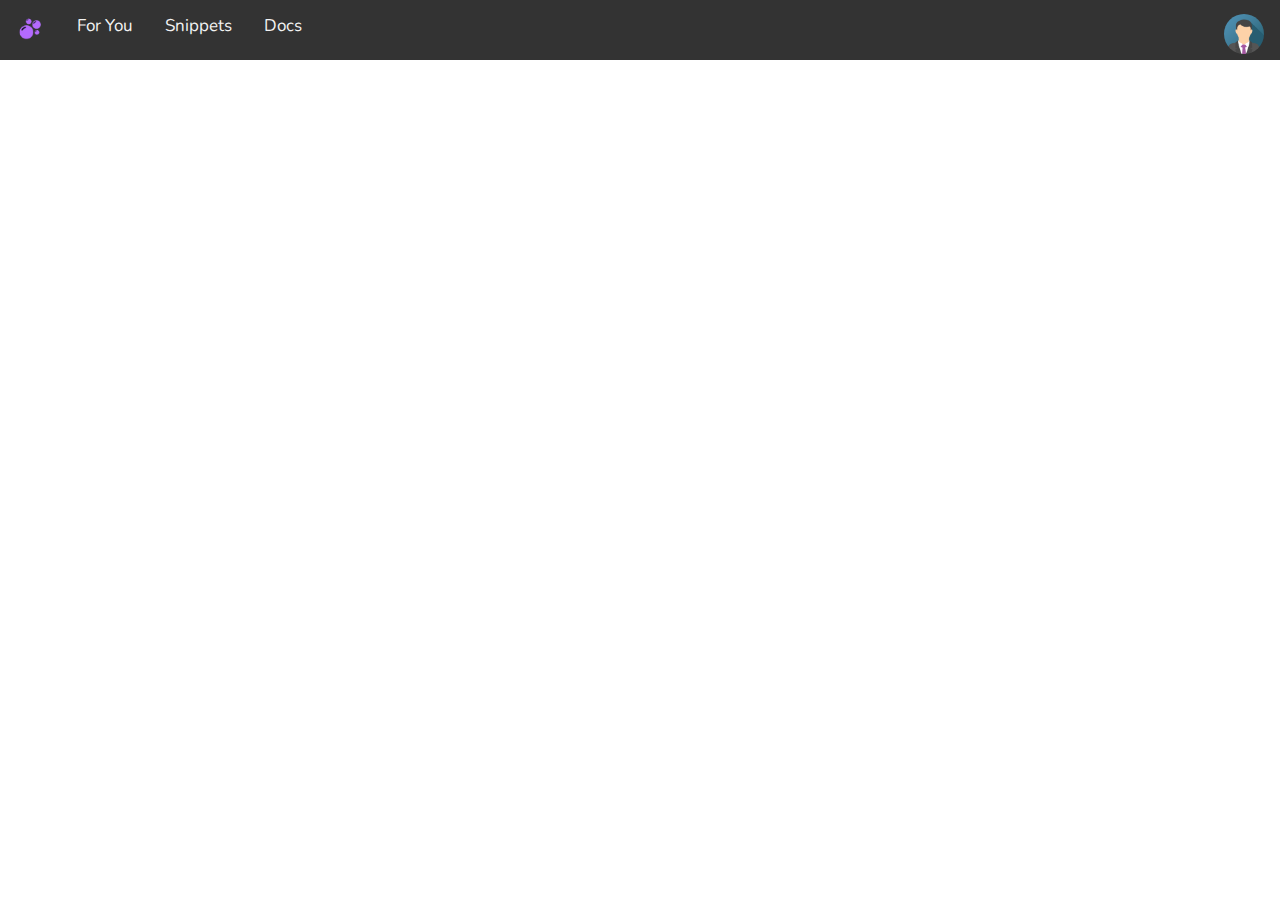
<file: frontend/profile-page.html>
<html>

<head>
    <title>CodeGlob</title>
    <meta charset="UTF-8">
  
    <link rel="stylesheet" href="../assets/style.css">
    <link rel="icon" type="image/x-icon" href="../assets/favicon.ico">
    <link rel="stylesheet" href="https://cdnjs.cloudflare.com/ajax/libs/font-awesome/4.7.0/css/font-awesome.min.css">
  </head>

  <body>
    <div class="topnav" id="topnav">
      <a href="home.html" id="logo-nav"><img src="../assets/transparent-logo-small.png" alt="Logo" height="28px"></a>
      <a href="foryou.html">For You</a>
      <a href="snippets.html">Snippets</a>
      <a href="docs/docs.html">Docs</a>
      <a href="profile-page.html" id="profile-picture">
        <img src="../assets/img_avatar.png" alt="Profile" class="avatar">
        <span id="profile-text">Your Profile</span>
      </a>
      <a href="javascript:void(0);" class="icon" onclick="showNav()">
        <i class="fa fa-bars"></i>
      </a>
    </div>

<div class="content1">
  Profile page
</div>

    <script type="text/javascript" src="../assets/script.js"></script>
  </body>

</html>
</file>
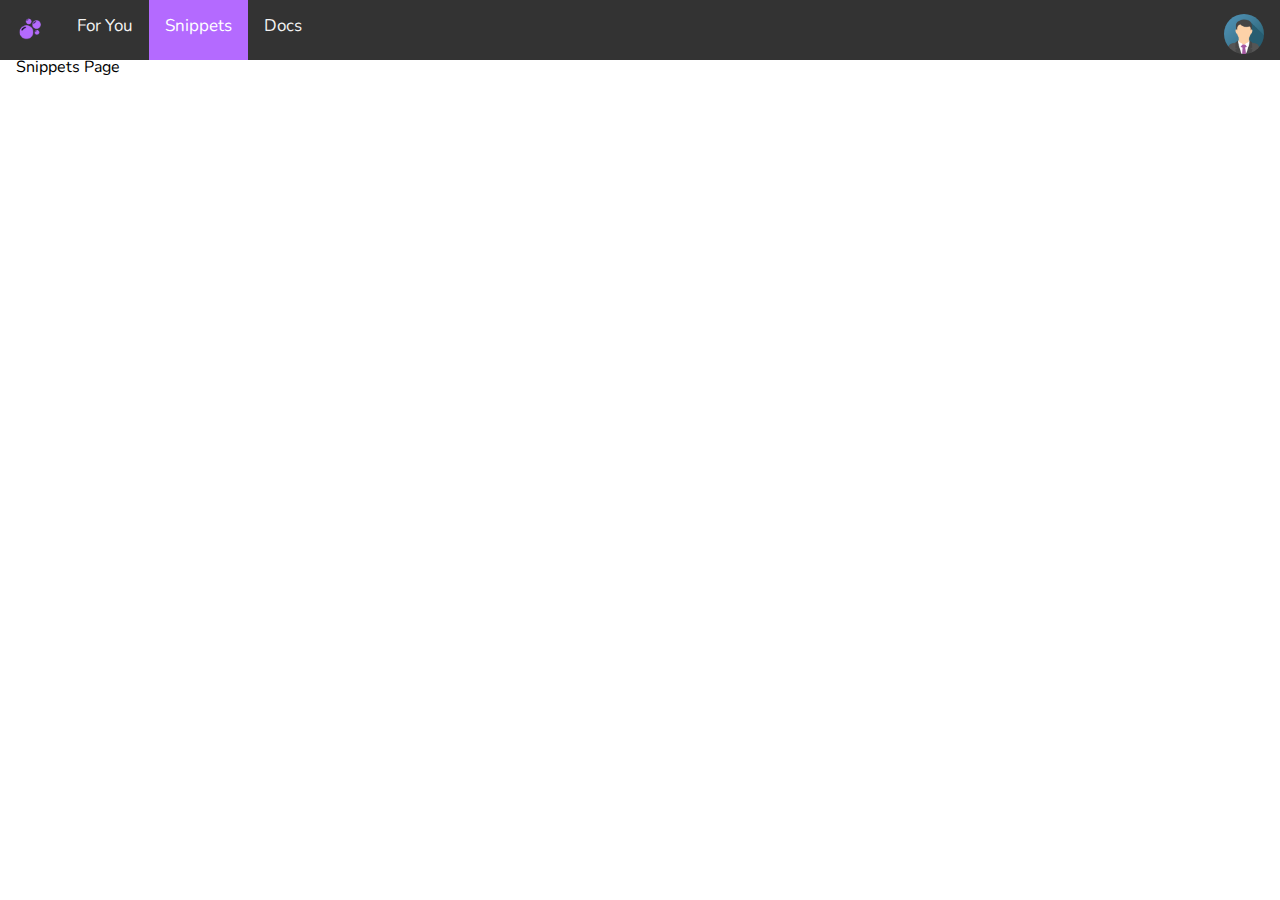
<file: frontend/snippets.html>
<!DOCTYPE html>
<html>

<head>
    <title>CodeGlob</title>
    <meta charset="UTF-8">
  
    <link rel="stylesheet" href="../assets/style.css">
    <link rel="icon" type="image/x-icon" href="../assets/favicon.ico">
    <link rel="stylesheet" href="https://cdnjs.cloudflare.com/ajax/libs/font-awesome/4.7.0/css/font-awesome.min.css">
  </head>

  <body>
    <div class="topnav" id="topnav">
      <a href="home.html" id="logo-nav"><img src="../assets/transparent-logo-small.png" alt="Logo" height="28px"></a>
      <a href="foryou.html">For You</a>
      <a href="snippets.html" class="active">Snippets</a>
      <a href="docs/docs.html">Docs</a>
      <a href="profile-page.html" id="profile-picture">
        <img src="../assets/img_avatar.png" alt="Profile" class="avatar">
        <span id="profile-text">Your Profile</span>
      </a>
      <a href="javascript:void(0);" class="icon" onclick="showNav()">
        <i class="fa fa-bars"></i>
      </a>
    </div>

    <div class="content">
      Snippets Page
    </div>

    <script type="text/javascript" src="../assets/script.js"></script>
  </body>

</html>
</file>
<file: assets/style.css>
@import url('https://fonts.googleapis.com/css2?family=Nunito:wght@300&display=swap');

body {
    font-family: 'Nunito', sans-serif;
    margin: 0;
    overflow-x: hidden;
}

.loader {
    border: 16px solid #f3f3f3;
    border-radius: 50%;
    border-top: 16px solid #b46aff;
    width: 120px;
    height: 120px;
    -webkit-animation: spin 2s linear infinite; /* Safari */
    animation: spin 2s linear infinite;
}

  
/* Safari */
@-webkit-keyframes spin {
    0% { -webkit-transform: rotate(0deg); }
    100% { -webkit-transform: rotate(360deg); }
}

@keyframes spin {
    0% { transform: rotate(0deg); }
    100% { transform: rotate(360deg); }
}

.topnav {
    overflow: hidden;
    background-color: #333;
    position: fixed;
    top: 0;
    width: 100%;
}

.topnav a {
    float: left;
    display: block;
    color: #f2f2f2;
    text-align: center;
    padding: 14px 16px;
    text-decoration: none;
    font-size: 17px;
    height: 32px;
}

.topnav a:hover:not(:first-child) {
    background-color: #ddd;
    color: black;
}

.topnav a.active {
    background-color: #b46aff;
    color: white;
}

.topnav .icon {
    display: none;
}

@media screen and (max-width: 600px) {
    .topnav a:not(:first-child) {display: none;}
    .topnav a.icon {
        float: right;
        display: block;
    }
}

@media screen and (max-width: 600px) {
    .topnav.responsive {position: relative;}
    .topnav.responsive .icon {
        position: absolute;
        right: 0;
        top: 0;
}

.topnav.responsive a {
        float: none;
        display: block;
        text-align: left;
    }
}

.content {
    padding: 16px;
    margin-top: 40px;
}

@media screen and (max-width: 600px) {
    #profile-picture {
        width: 100%;
    }
    #profile-text {
        display: inline;
    }
}

@media screen and (min-width: 601px) {
    #profile-picture {
        float: right;
    }
    #profile-text {
        display: none;
    }
}

.avatar {
    vertical-align: middle;
    width: 40px;
    height: 40px;
    border-radius: 50%;
}

@media screen and (min-width: 865px) {
    .home-leftcolumn {   
        float: left;
        width: 25%;
        position: fixed;
        left: 0.05;
        width: 25%;
        padding-top: 10px;
    }

    .home-middlecolumn {
        float: right;
        width: 75%;
        margin-right: -20px;
        padding-left: 20px;
        background-color: #F6F8FA;
        border: 2px solid #D8DEE4;
        border-style: none none none solid;
    }

    @media screen and (min-width: 1000px) {
        .home-leftmiddle {
            float: left;
            width: 70%;
        }
    
        .home-rightmiddle {
            float: right;
            width: 30%;
        }
    }
}


.home-leftcoloumn p {
    text-overflow: ellipsis;
}

.card {
    border-radius: 25px;
    border: 2px solid #959595;
    padding: 20px; 
    width: 90%;
}

.card-mini {
    border-radius: 25px;
    border: 2px solid #959595;
    padding: 20px; 
    width: 75%;
}

.notification-popup {
    border-radius: 25px;
    border: 2px solid #959595;
    padding: 15px;
    margin-right: 20px;
    margin-top: 10px;
}

/* CSS */
.button-style {
  align-items: center;
  background-color: #FFFFFF;
  border: 1px solid rgba(0, 0, 0, 0.1);
  border-radius: .25rem;
  box-shadow: rgba(0, 0, 0, 0.02) 0 1px 3px 0;
  box-sizing: border-box;
  color: rgba(0, 0, 0, 0.85);
  cursor: pointer;
  display: inline;
  font-family: "Nunito";
  font-size: 16px;
  font-weight: 600;
  justify-content: center;
  line-height: 1.25;
  margin: 0;
  min-height: 3rem;
  padding: calc(.875rem - 1px) calc(1.5rem - 1px);
  position: relative;
  text-decoration: none;
  transition: all 250ms;
  user-select: none;
  -webkit-user-select: none;
  touch-action: manipulation;
  vertical-align: baseline;
  width: auto;
}

.button-style:hover,
.button-style:focus {
  border-color: rgba(0, 0, 0, 0.15);
  box-shadow: rgba(0, 0, 0, 0.1) 0 4px 12px;
  color: rgba(0, 0, 0, 0.65);
}

.button-style:hover {
  transform: translateY(-1px);
}

.button-style:active {
  background-color: #F0F0F1;
  border-color: rgba(0, 0, 0, 0.15);
  box-shadow: rgba(0, 0, 0, 0.06) 0 2px 4px;
  color: rgba(0, 0, 0, 0.65);
  transform: translateY(0);
}

.hidden {
    display: none;
}

.dropdown {
    position: relative;
    display: inline-block;
    float: right;
    margin-right: 30px;
}

.dropdown-content {
    display: none;
    animation: fadeOut 0.3s;
    position: absolute;
    background-color: #f1f1f1;
    min-width: 160px;
    box-shadow: 0px 8px 16px 0px rgba(0,0,0,0.2);
    z-index: 1;
}

.dropdown-content a {
    color: black;
    padding: 12px 16px;
    text-decoration: none;
    display: block;
}

.dropdown-content a:hover { background-color: #ddd; }

.dropdown:hover .dropdown-content {
    display: block;
    animation: fadeIn 0.3s;
}

@keyframes fadeIn {
    0% { opacity: 0; }
    100% { opacity: 1; }
}

@keyframes fadeOut {
    0% { opacity: 1; }
    100% { opacity: 0; }
}

.dropdown:hover .dropbtn { background-color: #b46aff; }

.dropdown-content button {
    width: 100%;
    padding: 5px;
}

.float-right {
    float: right;
}

.sticky {
    position: -webkit-sticky;
    position: sticky;
    top: 0;
}

#notif-more { margin-top: 20px; }

.cross {
    float: right;
    cursor: pointer;
    transition: scale 0.3s;
}

.cross:hover { scale: 1.2; }
</file>
